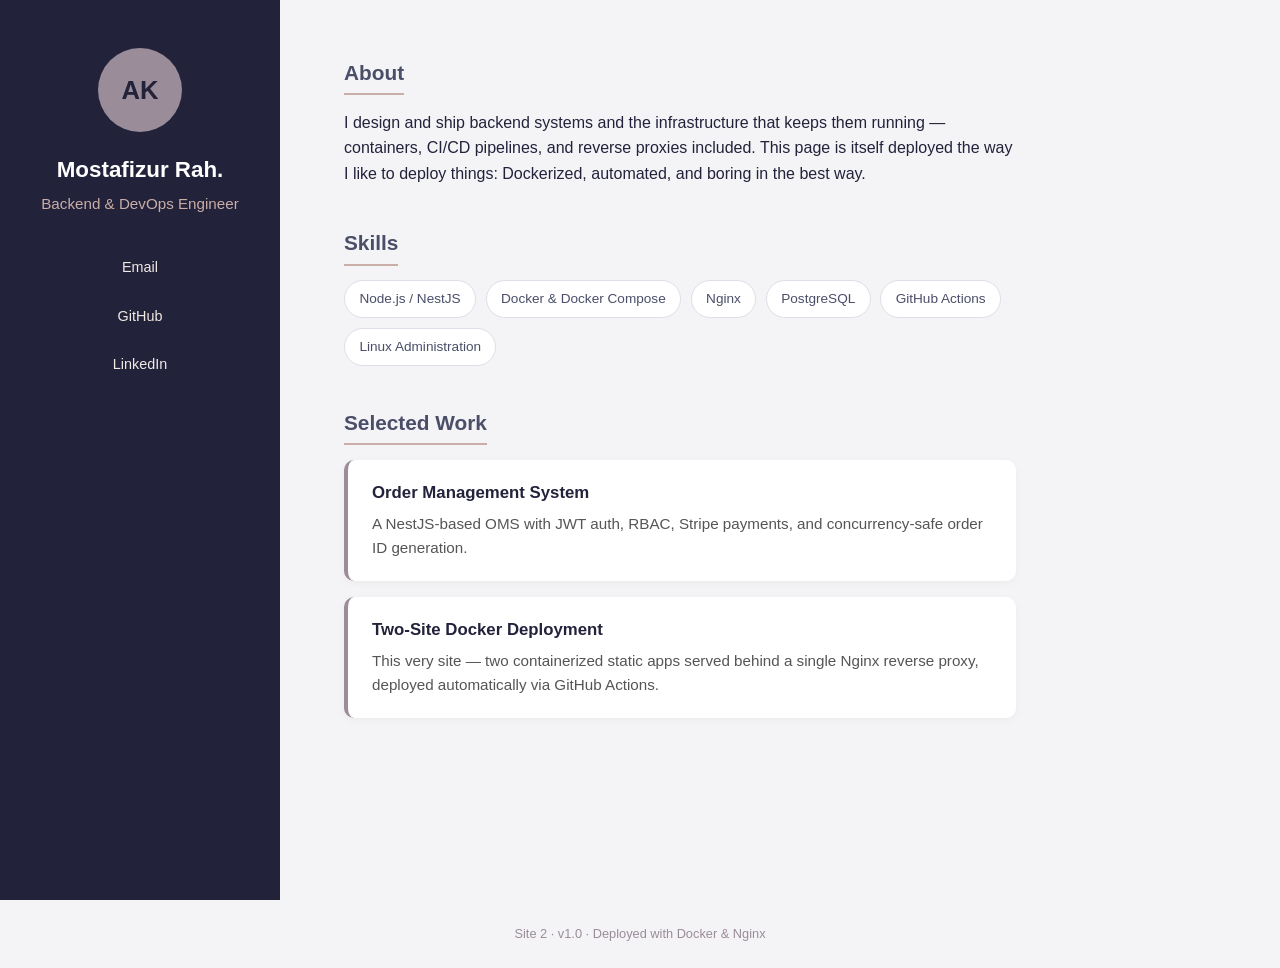
<file: site2/index.html>
<!doctype html>
<html lang="en">
    <head>
        <meta charset="UTF-8" />
        <meta name="viewport" content="width=device-width, initial-scale=1.0" />
        <title>Mostafizur Rah. — Portfolio</title>
        <link rel="stylesheet" href="style.css" />
    </head>
    <body>
        <div class="wrapper">
            <aside class="sidebar">
                <div class="avatar">AK</div>
                <h1>Mostafizur Rah.</h1>
                <p class="role">Backend &amp; DevOps Engineer</p>
                <div class="links">
                    <a href="mailto:mostafizurrahman0202@gmail.com">Email</a>
                    <a
                        href="https://github.com/mostafizur-raahman"
                        target="_blank"
                        rel="noopener"
                        >GitHub</a
                    >
                    <a
                        href="https://www.linkedin.com/in/mostafizur-rah/"
                        target="_blank"
                        rel="noopener"
                        >LinkedIn</a
                    >
                </div>
            </aside>

            <main class="content">
                <section class="block">
                    <h2>About</h2>
                    <p>
                        I design and ship backend systems and the infrastructure
                        that keeps them running — containers, CI/CD pipelines,
                        and reverse proxies included. This page is itself
                        deployed the way I like to deploy things: Dockerized,
                        automated, and boring in the best way.
                    </p>
                </section>

                <section class="block">
                    <h2>Skills</h2>
                    <ul class="skills">
                        <li>Node.js / NestJS</li>
                        <li>Docker &amp; Docker Compose</li>
                        <li>Nginx</li>
                        <li>PostgreSQL</li>
                        <li>GitHub Actions</li>
                        <li>Linux Administration</li>
                    </ul>
                </section>

                <section class="block">
                    <h2>Selected Work</h2>
                    <div class="projects">
                        <div class="project">
                            <h3>Order Management System</h3>
                            <p>
                                A NestJS-based OMS with JWT auth, RBAC, Stripe
                                payments, and concurrency-safe order ID
                                generation.
                            </p>
                        </div>
                        <div class="project">
                            <h3>Two-Site Docker Deployment</h3>
                            <p>
                                This very site — two containerized static apps
                                served behind a single Nginx reverse proxy,
                                deployed automatically via GitHub Actions.
                            </p>
                        </div>
                    </div>
                </section>
            </main>
        </div>

        <footer>
            <p>Site 2 · v1.0 · Deployed with Docker &amp; Nginx</p>
        </footer>
    </body>
</html>
</file>
<file: site2/style.css>
* {
    box-sizing: border-box;
    margin: 0;
    padding: 0;
}

body {
    font-family:
        -apple-system, BlinkMacSystemFont, "Segoe UI", Roboto, Helvetica, Arial,
        sans-serif;
    background: #f4f4f7;
    color: #22223b;
    line-height: 1.6;
}

.wrapper {
    display: flex;
    min-height: 100vh;
}

.sidebar {
    width: 280px;
    flex-shrink: 0;
    background: #22223b;
    color: #fff;
    padding: 3rem 2rem;
    text-align: center;
}

.avatar {
    width: 84px;
    height: 84px;
    border-radius: 50%;
    background: #9a8c98;
    color: #22223b;
    font-weight: 700;
    font-size: 1.6rem;
    display: flex;
    align-items: center;
    justify-content: center;
    margin: 0 auto 1.25rem;
}

.sidebar h1 {
    font-size: 1.4rem;
    margin-bottom: 0.25rem;
}
.role {
    color: #c9ada7;
    font-size: 0.95rem;
    margin-bottom: 2rem;
}

.links {
    display: flex;
    flex-direction: column;
    gap: 0.6rem;
}
.links a {
    color: #f2e9e4;
    text-decoration: none;
    font-size: 0.9rem;
    padding: 0.5rem;
    border-radius: 6px;
    transition: background 0.2s;
}
.links a:hover {
    background: rgba(255, 255, 255, 0.08);
}

.content {
    flex: 1;
    padding: 3.5rem 4rem;
    max-width: 800px;
}

.block {
    margin-bottom: 2.5rem;
}
.block h2 {
    font-size: 1.3rem;
    margin-bottom: 0.9rem;
    color: #4a4e69;
    border-bottom: 2px solid #c9ada7;
    display: inline-block;
    padding-bottom: 0.25rem;
}

.skills {
    list-style: none;
    display: flex;
    flex-wrap: wrap;
    gap: 0.6rem;
}
.skills li {
    background: #fff;
    border: 1px solid #e0dee7;
    padding: 0.45rem 0.9rem;
    border-radius: 20px;
    font-size: 0.85rem;
    color: #4a4e69;
}

.projects {
    display: grid;
    gap: 1rem;
}
.project {
    background: #fff;
    padding: 1.25rem 1.5rem;
    border-radius: 10px;
    border-left: 4px solid #9a8c98;
    box-shadow: 0 2px 8px rgba(0, 0, 0, 0.04);
}
.project h3 {
    color: #22223b;
    margin-bottom: 0.35rem;
    font-size: 1.05rem;
}
.project p {
    color: #555;
    font-size: 0.95rem;
}

footer {
    text-align: center;
    padding: 1.5rem;
    color: #9a8c98;
    font-size: 0.8rem;
}

@media (max-width: 700px) {
    .wrapper {
        flex-direction: column;
    }
    .sidebar {
        width: 100%;
    }
    .content {
        padding: 2rem 1.5rem;
    }
}
</file>
